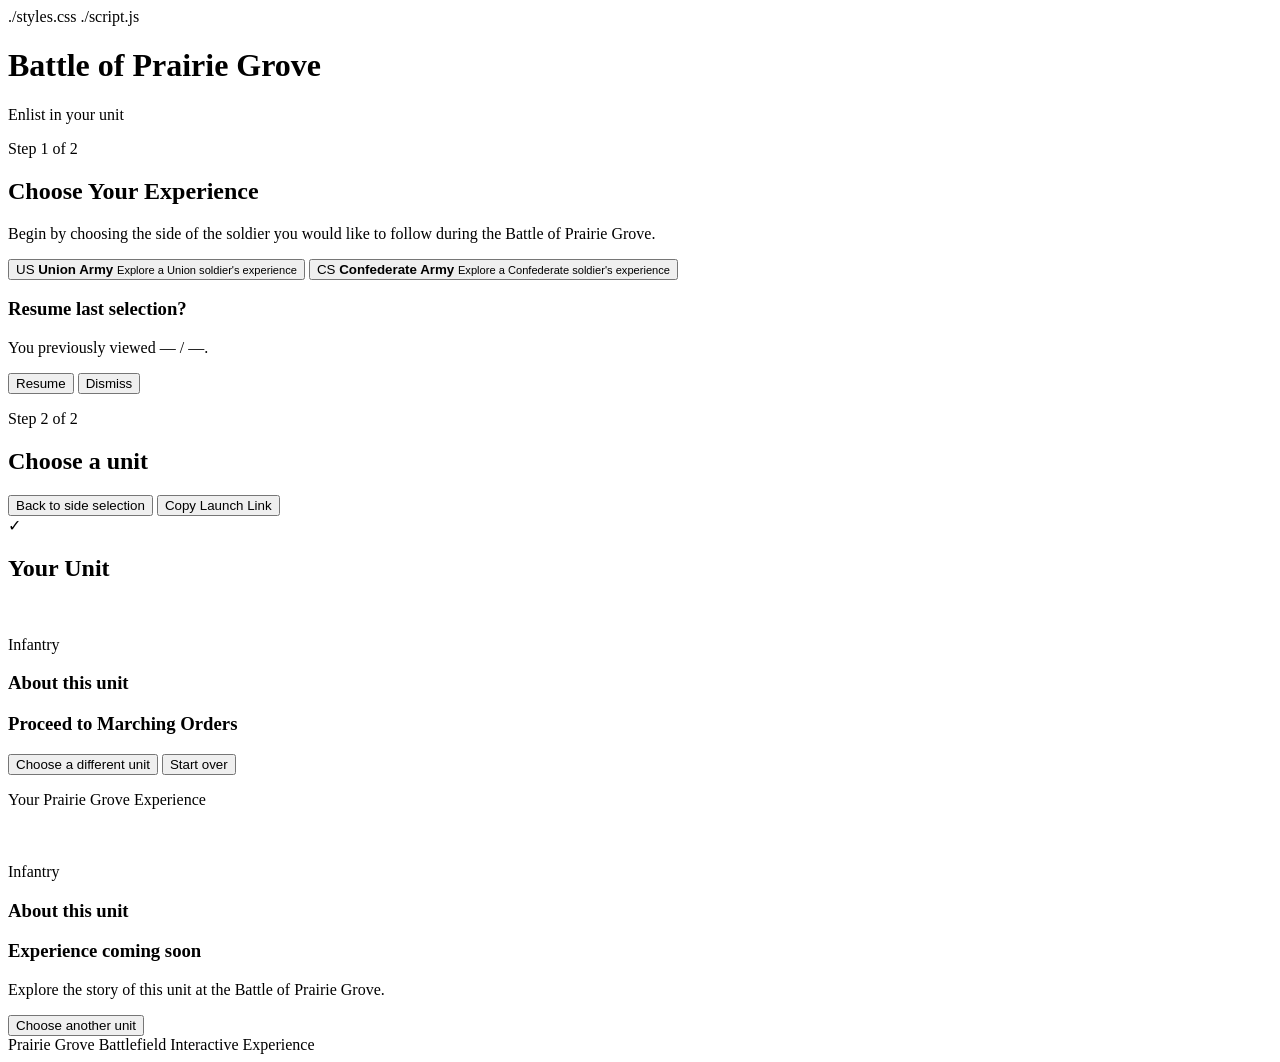
<file: index.html>
<!DOCTYPE html>
<html lang="en">
<head>
  <meta charset="UTF-8" />
  <meta name="viewport" content="width=device-width, initial-scale=1" />
  <meta name="theme-color" content="#3b3226" />
  <title>Prairie Grove Interactive Battlefield Experience</title>

  <!-- Document‑relative includes (GitHub Pages‑safe) -->
  ./styles.css
  ./script.js</script>
</head>
<body>
  <header class="site-header">
    <div class="header-row">
      <div class="brand">
        <h1>Battle of Prairie Grove</h1>
        <p>Enlist in your unit</p>
      </div>
    </div>
  </header>

  <main class="container">
    <section class="card" id="experienceContainer" aria-live="polite">
      <!-- STEP 1: Side selection -->
      <div id="startScreen">
        <p class="screen-label">Step 1 of 2</p>
        <h2>Choose Your Experience</h2>
        <p class="introduction">
          Begin by choosing the side of the soldier you would like to follow during the Battle of Prairie Grove.
        </p>

        <div class="side-options">
          <button class="side-btn union-btn touch-btn" type="button" data-side="union">
            <span class="button-symbol" aria-hidden="true">US</span>
            <span class="button-text">
              <strong>Union Army</strong>
              <small>Explore a Union soldier's experience</small>
            </span>
          </button>

          <button class="side-btn confederate-btn touch-btn" type="button" data-side="confederate">
            <span class="button-symbol" aria-hidden="true">CS</span>
            <span class="button-text">
              <strong>Confederate Army</strong>
              <small>Explore a Confederate soldier's experience</small>
            </span>
          </button>
        </div>

        <!-- Resume last selection prompt -->
        <div id="resumeBox" class="placeholder-panel hidden" role="alert">
          <h3>Resume last selection?</h3>
          <p>You previously viewed <span id="resumeSide">—</span> / <span id="resumeUnit">—</span>.</p>
          <div class="btn-row">
            <button id="resumeBtn" class="primary-btn touch-btn" type="button">Resume</button>
            <button id="dismissResumeBtn" class="secondary-btn touch-btn" type="button">Dismiss</button>
          </div>
        </div>
      </div>

      <!-- STEP 2: Unit selection -->
      <div id="unitScreen" class="hidden">
        <p class="screen-label">Step 2 of 2</p>
        <span id="sideLabel" class="side-label"></span>
        <h2 id="unitHeading">Choose a unit</h2>
        <p id="unitInstructions" class="unit-instructions"></p>
        <div id="unitList" class="unit-list"></div>

        <div class="btn-row">
          <button id="backButton" class="secondary-btn touch-btn" type="button">Back to side selection</button>
          <button id="shareLinkBtn" class="secondary-btn touch-btn" type="button">Copy Launch Link</button>
        </div>
      </div>

      <!-- Selection screen (confirmation) -->
      <div id="selectionScreen" class="hidden">
        <div class="selection-marker" aria-hidden="true">✓</div>
        <h2>Your Unit</h2>
        <p id="selectedSide" class="selected-side"></p>
        <p id="selectedUnit" class="selected-unit"></p>

        <!-- Unit image -->
        <figure id="selectionImageContainer" class="unit-image hidden">
          <img id="selectionImage" alt="" loading="lazy" />
          <figcaption id="selectionImageCaption" class="image-caption"></figcaption>
        </figure>

        <!-- Unit summary -->
        <section id="selectionSummary" class="unit-summary hidden" aria-label="Unit summary">
          <div class="summary-header">
            <span id="summaryTypeBadge" class="type-badge">Infantry</span>
            <h3>About this unit</h3>
          </div>
          <p id="summaryText"></p>
        </section>

        <p id="selectionMessage" class="selection-message"></p>

        <!-- Marching Orders only (open in same tab) -->
        <div class="quick-actions">
          <h3>Proceed to Marching Orders</h3>
          <div id="qaRow" class="qa-row">
            <!-- Five spot buttons injected by script -->
          </div>
        </div>

        <div class="btn-row">
          <button id="changeUnitButton" class="secondary-btn touch-btn" type="button">Choose a different unit</button>
          <button id="restartButton" class="text-btn touch-btn" type="button">Start over</button>
        </div>
      </div>

      <!-- Experience screen (placeholder; keeps summary for educators) -->
      <div id="experienceScreen" class="hidden">
        <p class="screen-label">Your Prairie Grove Experience</p>
        <span id="experienceSide" class="side-label"></span>
        <h2 id="experienceUnit" class="selected-unit"></h2>

        <!-- Unit image -->
        <figure id="experienceImageContainer" class="unit-image hidden">
          <img id="experienceImage" alt="" loading="lazy" />
          <figcaption id="experienceImageCaption" class="image-caption"></figcaption>
        </figure>

        <!-- Unit summary -->
        <section id="experienceSummary" class="unit-summary hidden" aria-label="Unit summary">
          <div class="summary-header">
            <span id="summaryTypeBadgeExp" class="type-badge">Infantry</span>
            <h3>About this unit</h3>
          </div>
          <p id="summaryTextExp"></p>
        </section>

        <div class="placeholder-panel">
          <h3>Experience coming soon</h3>
          <p>Explore the story of this unit at the Battle of Prairie Grove.</p>
        </div>

        <button id="experienceRestartButton" class="primary-btn touch-btn" type="button">Choose another unit</button>
      </div>

      <!-- Toast host -->
      <div id="toastHost" aria-live="polite" aria-atomic="true"></div>
    </section>
  </main>

  <footer>Prairie Grove Battlefield Interactive Experience</footer>
</body>
</html>
</file>
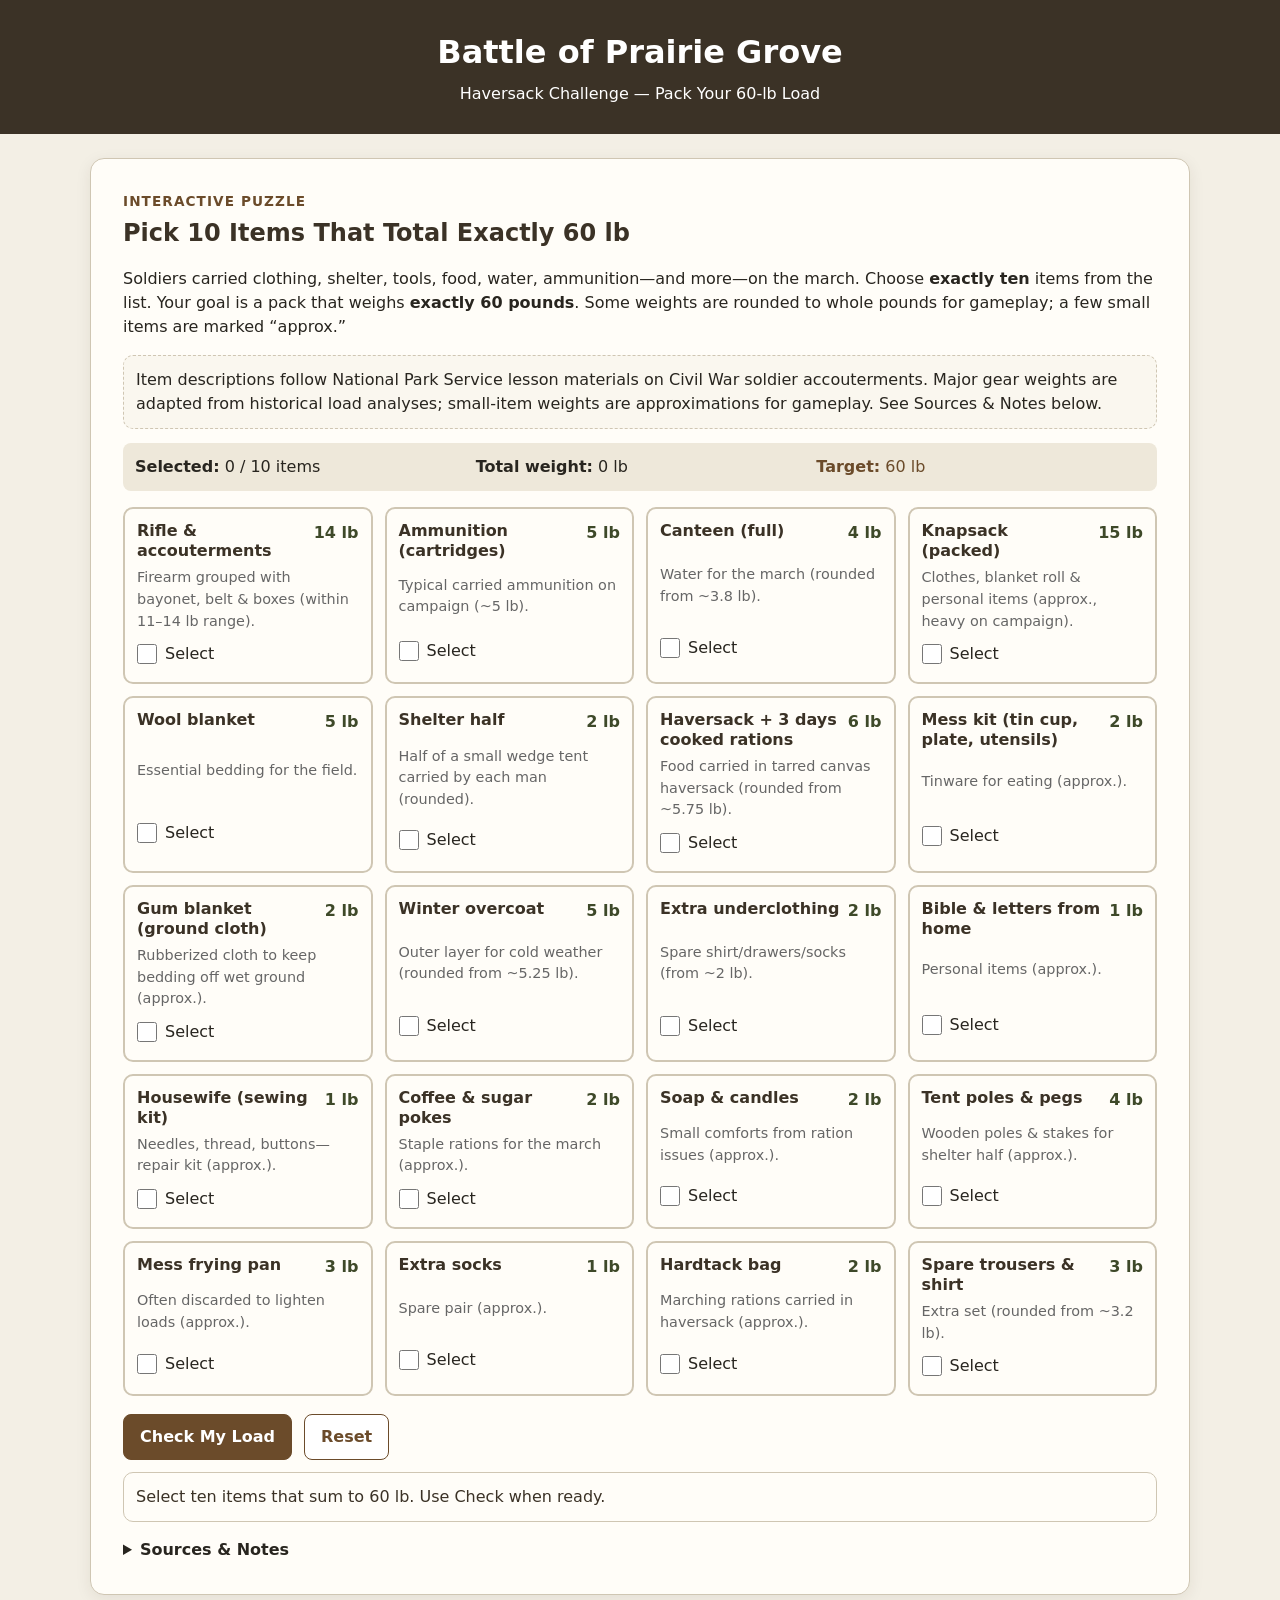
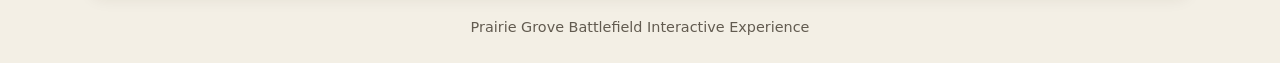
<file: haversack/index.html>
<!DOCTYPE html>
<html lang="en">
<head>
  <meta charset="utf-8" />
  <meta name="viewport" content="width=device-width, initial-scale=1" />
  <meta name="theme-color" content="#3b3226" />
  <title>Haversack Challenge — Prairie Grove</title>
  <link rel="stylesheet" href="styles.css" />
  <script src="script.js" defer></script>
</head>
<body>
  <header class="site-header">
    <h1>Battle of Prairie Grove</h1>
    <p>Haversack Challenge — Pack Your 60-lb Load</p>
  </header>

  <main class="container">
    <section class="card" id="haversackCard">
      <p class="screen-label">Interactive Puzzle</p>
      <h2 id="haversackHeading">Pick 10 Items That Total Exactly 60 lb</h2>

      <p class="introduction">
        Soldiers carried clothing, shelter, tools, food, water, ammunition—and more—on the march.
        Choose <strong>exactly ten</strong> items from the list. Your goal is a pack that weighs
        <strong>exactly 60 pounds</strong>. Some weights are rounded to whole pounds for gameplay;
        a few small items are marked “approx.”
      </p>

      <div class="historical-note">
        <p>
          Item descriptions follow National Park Service lesson materials on Civil War soldier
          accouterments. Major gear weights are adapted from historical load analyses; small-item
          weights are approximations for gameplay. See Sources &amp; Notes below.
        </p>
      </div>

      <div class="status-bar" aria-live="polite">
        <div><strong>Selected:</strong> <span id="selectedCount">0</span> / 10 items</div>
        <div><strong>Total weight:</strong> <span id="totalWeight">0</span> lb</div>
        <div class="target"><strong>Target:</strong> 60 lb</div>
      </div>

      <div id="itemGrid" class="item-grid" aria-labelledby="haversackHeading"></div>

      <div class="puzzle-actions">
        <button class="primary-btn touch-btn" id="checkButton" type="button">Check My Load</button>
        <button class="secondary-btn touch-btn" id="resetButton" type="button">Reset</button>
      </div>

      <div id="resultMessage" class="result-message" role="status" aria-live="polite"></div>

      <details class="sources">
        <summary>Sources &amp; Notes</summary>
        <ul>
          <li>
            <a href="https://www.nps.gov/gett/learn/education/a-nation-at-war-table-2-accouterments-of-a-civil-war-soldier-teacher-s-instructions.htm" target="_blank" rel="noopener noreferrer">
              NPS: “Accouterments of a Civil War Soldier” (Gettysburg)
            </a> — item types such as knapsack, haversack, tinware, gum blanket, shelter half, and sewing kit.
          </li>
          <li>
            <a href="https://www.civilwarmonitor.com/article/the-weight-they-carried/" target="_blank" rel="noopener noreferrer">
              Civil War Monitor: “The Weight They Carried”
            </a> — typical weights for major gear and clothing.
          </li>
          <li>
            <a href="https://www.nps.gov/apco/learn/education/common-soldier-activity.htm" target="_blank" rel="noopener noreferrer">
              NPS (Appomattox): Common Soldier Activity
            </a> — rifle-musket gear and ammunition carried.
          </li>
          <li>
            <a href="https://en.wikipedia.org/wiki/Springfield_Model_1861" target="_blank" rel="noopener noreferrer">
              Springfield Model 1861
            </a> — firearm weight (grouped with accouterments in this game).
          </li>
          <li>
            <a href="https://ss-sutler.com/tents.htm" target="_blank" rel="noopener noreferrer">
              S &amp; S Sutler: Shelter Tent Halves
            </a> — shelter-half equipment; game weights are approximated.
          </li>
          <li>
            <a href="https://en.wikipedia.org/wiki/Foods_of_the_American_Civil_War" target="_blank" rel="noopener noreferrer">
              Foods of the American Civil War
            </a> — ration background for hardtack, coffee, and sugar.
          </li>
        </ul>
        <p class="note">Items marked “approx.” use rounded values to keep gameplay simple while remaining historically plausible.</p>
      </details>
    </section>
  </main>

  <footer>Prairie Grove Battlefield Interactive Experience</footer>
</body>
</html>
</file>
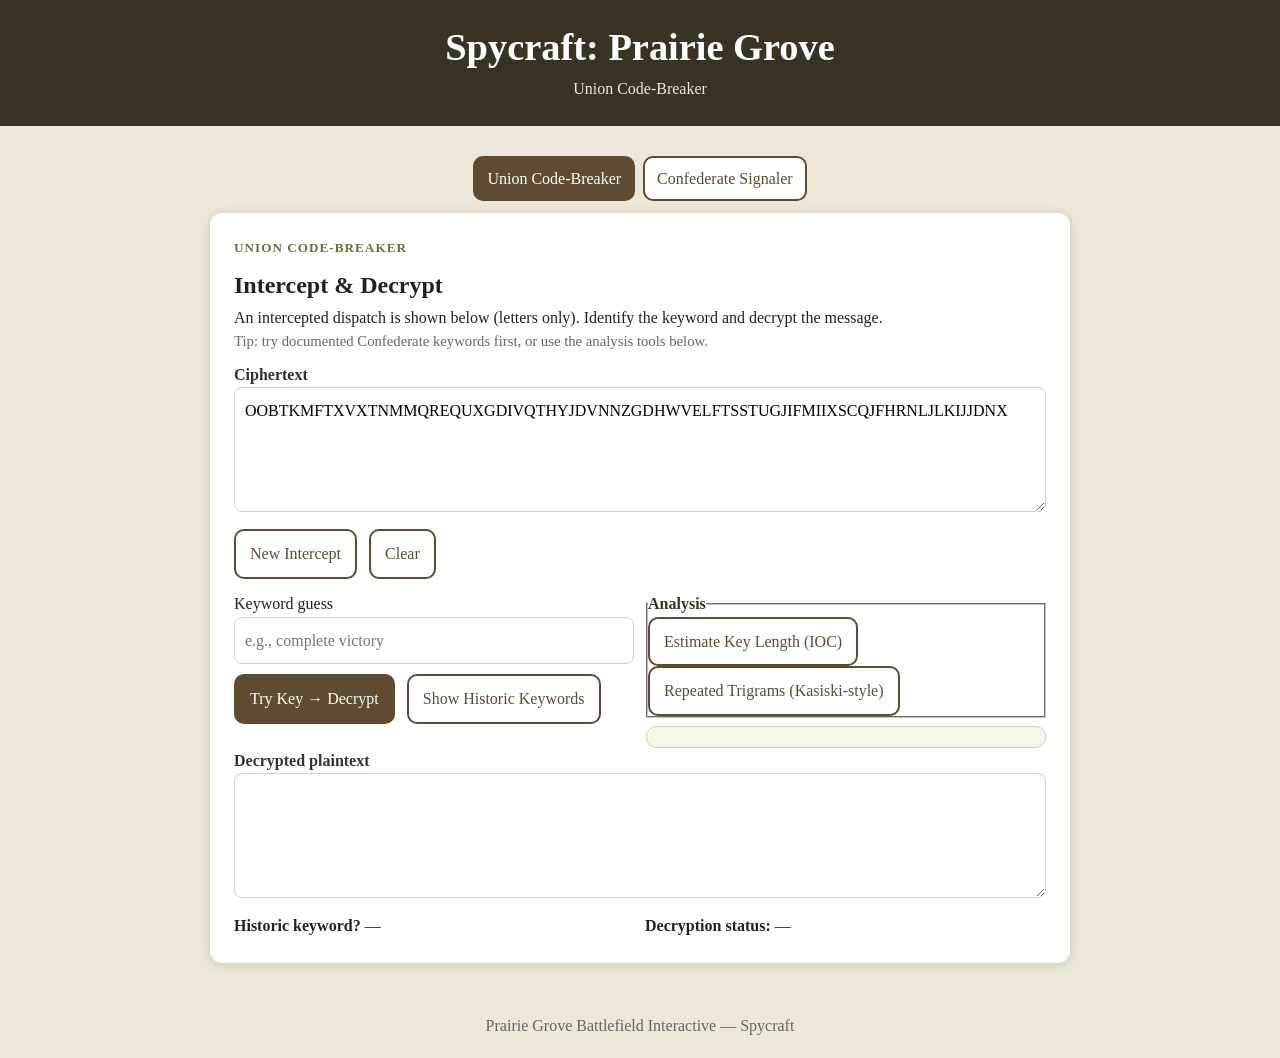
<file: spycraft/index.html>
<!DOCTYPE html>
<html lang="en">
<head>
  <meta charset="utf-8" />
  <meta name="viewport" content="width=device-width, initial-scale=1" />
  <meta name="theme-color" content="#3b3226" />
  <title>Spycraft: Prairie Grove — Civil War Cipher Game</title>
  <link rel="stylesheet" href="styles.css" />
  <script src="script.js" defer></script>
</head>
<body>
  <header class="site-header">
    <h1>Spycraft: Prairie Grove</h1>
    <p id="ctxLine" class="ctx">Loading…</p>
  </header>

  <main class="container">
    <div id="returnBar" class="return-bar hidden">
      <button id="returnBtn" class="secondary-btn" type="button">Return to Marching Orders</button>
    </div>

    <nav id="roleTabs" class="role-tabs" aria-label="Role switch">
      <button id="tabUnion" class="tab-btn" type="button" data-mode="union">Union Code‑Breaker</button>
      <button id="tabConfed" class="tab-btn" type="button" data-mode="confed">Confederate Signaler</button>
    </nav>

    <section id="unionPanel" class="card hidden" aria-live="polite">
      <p class="screen-label">Union Code‑Breaker</p>
      <h2>Intercept &amp; Decrypt</h2>

      <div class="intro">
        <p>An intercepted dispatch is shown below (letters only). Identify the keyword and decrypt the message.</p>
        <p class="hint">Tip: try documented Confederate keywords first, or use the analysis tools below.</p>
      </div>

      <div class="cipher-block">
        <label for="cipherText">Ciphertext</label>
        <textarea id="cipherText" rows="4" readonly></textarea>
        <div class="btn-row">
          <button id="newInterceptBtn" class="secondary-btn" type="button">New Intercept</button>
          <button id="clearInterceptBtn" class="secondary-btn" type="button">Clear</button>
        </div>
      </div>

      <div class="tools-grid">
        <div class="tool">
          <label for="keyGuess">Keyword guess</label>
          <input id="keyGuess" type="text" placeholder="e.g., complete victory" />
          <div class="btn-row">
            <button id="tryKeyBtn" class="primary-btn" type="button">Try Key → Decrypt</button>
            <button id="hintBtn" class="secondary-btn" type="button">Show Historic Keywords</button>
          </div>
        </div>

        <div class="tool">
          <fieldset class="field">
            <legend>Analysis</legend>
            <button id="iocBtn" class="secondary-btn" type="button">Estimate Key Length (IOC)</button>
            <button id="repeatsBtn" class="secondary-btn" type="button">Repeated Trigrams (Kasiski‑style)</button>
          </fieldset>
          <div id="analysisOut" class="analysis-out"></div>
        </div>
      </div>

      <div class="plain-block">
        <label for="plainOut">Decrypted plaintext</label>
        <textarea id="plainOut" rows="4" readonly></textarea>
      </div>

      <div class="progress-grid">
        <div><strong>Historic keyword?</strong> <span id="historicBadge">—</span></div>
        <div><strong>Decryption status:</strong> <span id="statusBadge">—</span></div>
      </div>
    </section>

    <section id="confedPanel" class="card hidden" aria-live="polite">
      <p class="screen-label">Confederate Signaler</p>
      <h2>Compose &amp; Encipher</h2>

      <div class="intro">
        <p>Compose a dispatch and encipher it using a documented wartime keyword. Share the ciphertext or practice sending via wig‑wag separately.</p>
      </div>

      <div class="compose-grid">
        <div class="field">
          <label for="msgInput">Plaintext (letters &amp; spaces)</label>
          <textarea id="msgInput" rows="4" placeholder="e.g., hold the ridge until dusk..."></textarea>
        </div>
        <div class="field">
          <label for="keySelect">Keyword</label>
          <select id="keySelect"></select>
        </div>
      </div>

      <div class="btn-row">
        <button id="encipherBtn" class="primary-btn" type="button">Encipher (Vigenère)</button>
        <button id="clearConfedBtn" class="secondary-btn" type="button">Clear</button>
      </div>

      <div class="cipher-block">
        <label for="cipherOut">Ciphertext</label>
        <textarea id="cipherOut" rows="4" readonly></textarea>
      </div>
    </section>

    <div id="toastHost" aria-live="polite" aria-atomic="true"></div>
  </main>

  <footer>Prairie Grove Battlefield Interactive — Spycraft</footer>
</body>
</html>
</file>
<file: haversack/styles.css>
* {
  box-sizing: border-box;
}

:root {
  color-scheme: light;
  --primary-brown: #6b4b2a;
  --header-background: #3b3226;
  --light-panel: #fffdf8;
  --border-color: #cfc6b3;
  --text-color: #28251f;
}

body {
  margin: 0;
  padding: 0 18px 24px;
  background: #f3efe5;
  color: var(--text-color);
  font: 16px/1.5 system-ui, -apple-system, "Segoe UI", sans-serif;
}

.site-header {
  margin: 0 -18px 24px;
  padding: 28px 18px;
  background: var(--header-background);
  color: #fff;
  text-align: center;
}

.site-header h1,
.site-header p {
  margin: 0;
}

.site-header p {
  margin-top: 6px;
}

.container {
  width: min(1100px, 100%);
  margin: 0 auto;
}

.card {
  padding: clamp(18px, 4vw, 32px);
  border: 1px solid var(--border-color);
  border-radius: 14px;
  background: var(--light-panel);
  box-shadow: 0 4px 16px rgb(45 37 26 / 8%);
}

.card h2 {
  margin: 0 0 12px;
  color: var(--header-background);
}

.screen-label {
  margin: 0 0 4px;
  color: var(--primary-brown);
  font-size: 0.85rem;
  font-weight: 700;
  letter-spacing: 0.08em;
  text-transform: uppercase;
}

.historical-note {
  margin: 10px 0 14px;
  padding: 12px;
  border: 1px dashed var(--border-color);
  border-radius: 10px;
  background: #faf7ef;
}

.historical-note p,
.note {
  margin: 0;
}

.status-bar {
  display: grid;
  grid-template-columns: repeat(3, minmax(0, 1fr));
  gap: 12px;
  margin: 12px 0 16px;
  padding: 12px;
  border-radius: 8px;
  background: #eee8da;
}

.status-bar .target {
  color: var(--primary-brown);
}

.item-grid {
  display: grid;
  grid-template-columns: repeat(2, minmax(0, 1fr));
  gap: 12px;
  margin: 16px 0 18px;
}

@media (min-width: 700px) {
  .item-grid { grid-template-columns: repeat(3, minmax(0, 1fr)); }
}

@media (min-width: 980px) {
  .item-grid { grid-template-columns: repeat(4, minmax(0, 1fr)); }
}

.item-card {
  display: grid;
  grid-template-columns: 1fr auto;
  grid-template-rows: auto auto auto;
  gap: 6px;
  padding: 12px;
  border: 2px solid var(--border-color);
  border-radius: 10px;
  background: var(--light-panel);
}

.item-card h3 {
  margin: 0;
  color: var(--header-background);
  font-size: 1rem;
  line-height: 1.25;
}

.item-card .weight {
  color: #3e4929;
  font-weight: 700;
  white-space: nowrap;
}

.item-card .desc {
  grid-column: 1 / -1;
  color: #666;
  font-size: 0.9rem;
}

.item-select {
  display: inline-flex;
  align-items: center;
  gap: 8px;
  min-height: 32px;
  cursor: pointer;
}

.item-select input[type="checkbox"] {
  width: 20px;
  height: 20px;
  margin: 0;
}

.puzzle-actions {
  display: flex;
  flex-wrap: wrap;
  align-items: center;
  gap: 12px;
  margin-top: 12px;
}

button,
.text-btn {
  min-height: 44px;
  padding: 10px 16px;
  border: 1px solid var(--primary-brown);
  border-radius: 8px;
  font: inherit;
  font-weight: 700;
  text-decoration: none;
  cursor: pointer;
}

.primary-btn {
  background: var(--primary-brown);
  color: #fff;
}

.secondary-btn,
.text-btn {
  background: #fff;
  color: var(--primary-brown);
}

button:focus-visible,
a:focus-visible,
summary:focus-visible,
input:focus-visible {
  outline: 3px solid #cf8b28;
  outline-offset: 2px;
}

.result-message {
  min-height: 48px;
  margin-top: 12px;
  padding: 12px;
  border: 1px solid var(--border-color);
  border-radius: 10px;
  background: var(--light-panel);
  color: var(--header-background);
}

.result-message.ok { border-color: #8fbf7f; }
.result-message.error { border-color: #c27c7c; }

.sources {
  margin-top: 16px;
}

.sources summary {
  cursor: pointer;
  font-weight: 700;
}

.sources li {
  margin: 8px 0;
}

footer {
  padding: 22px 0 0;
  color: #625b50;
  text-align: center;
  font-size: 0.9rem;
}

@media (max-width: 600px) {
  .status-bar {
    grid-template-columns: 1fr;
    gap: 4px;
  }

  .item-grid {
    grid-template-columns: 1fr;
  }
}
</file>
<file: spycraft/styles.css>
/* === Shared palette & components === */
:root {
  --union-color: #245a91;
  --confederate-color: #3b706e;

  --page-background: #ece7d8;
  --header-background: #3b3226;

  --primary-brown: #5f4b32;
  --primary-brown-hover: #7b6340;

  --accent-green: #7d8f4f;
  --light-panel: #f7f4ea;
  --border-color: #d8d0bf;
  --text-color: #222;

  --card-background: #fff;
  --shadow: 0 2px 12px rgba(0,0,0,0.14);
}

* { box-sizing: border-box; margin: 0; padding: 0; }
html { -webkit-text-size-adjust: 100%; }
body {
  min-height: 100vh; background: var(--page-background); color: var(--text-color);
  font-family: Georgia, "Times New Roman", serif; line-height: 1.6;
}
button, input, textarea, select { font: inherit; }

.site-header { padding: 24px 20px; background: var(--header-background); color: #fff; text-align: center; }
.site-header h1 { margin-bottom: 6px; font-size: clamp(1.8rem, 5vw, 2.4rem); line-height: 1.2; }
.ctx { color: #eee7d8; }

.container { width: 100%; max-width: 900px; margin: 0 auto; padding: 30px 20px; }
.card { padding: 24px; border-radius: 12px; background: var(--card-background); box-shadow: var(--shadow); }

.screen-label {
  margin-bottom: 8px; color: #65713f; font-size: 0.82rem; font-weight: bold;
  letter-spacing: 0.08em; text-transform: uppercase;
}

.hidden { display: none !important; }

footer { padding: 20px; color: #666; text-align: center; }

/* Tabs */
.role-tabs { display: flex; gap: 8px; margin-bottom: 12px; justify-content: center; }
.tab-btn {
  min-height: 42px; padding: 8px 12px; border-radius: 10px; cursor: pointer;
  border: 2px solid var(--primary-brown); background: #fff; color: var(--primary-brown);
}
.tab-btn.active { background: var(--primary-brown); color: #fff; }

/* Panels */
.intro { margin-bottom: 8px; }
.hint { color: #666; font-size: 0.92rem; }

.tools-grid { display: grid; grid-template-columns: 1fr 1fr; gap: 12px; margin-top: 12px; }
.compose-grid { display: grid; grid-template-columns: 1fr 1fr; gap: 12px; }

.field label, .cipher-block label, .plain-block label, .tool legend { color: var(--header-background); font-weight: bold; }
textarea, input, select {
  width: 100%; padding: 10px; border: 1px solid var(--border-color); border-radius: 8px; background: #fff;
}
.btn-row, .actions { margin-top: 10px; }

.analysis-out {
  margin-top: 8px; padding: 10px; border: 1px solid var(--border-color); border-radius: 10px; background: var(--light-panel);
  font-family: ui-monospace, Menlo, Consolas, "Liberation Mono", monospace;
  color: var(--header-background);
}

.progress-grid { display: grid; grid-template-columns: 1fr 1fr; gap: 10px; margin-top: 8px; }

/* Buttons */
.primary-btn, .secondary-btn {
  display: inline-block; min-height: 48px; padding: 10px 14px;
  border-radius: 10px; font-size: 1rem; cursor: pointer;
  -webkit-tap-highlight-color: transparent; touch-action: manipulation; user-select: none;
  transition: background-color 160ms ease, border-color 160ms ease, color 160ms ease, box-shadow 160ms ease, transform 100ms ease;
}
.primary-btn { margin-right: 8px; border: 2px solid var(--primary-brown); background: var(--primary-brown); color: #fff; }
.primary-btn:hover { background: var(--primary-brown-hover); border-color: var(--primary-brown-hover); }
.secondary-btn { margin-right: 8px; border: 2px solid var(--primary-brown); background: transparent; color: var(--primary-brown); }
.secondary-btn:hover { background: #f1ece2; }
.primary-btn:focus-visible, .secondary-btn:focus-visible { outline: 4px solid #d7a928; outline-offset: 4px; }

/* Return bar */
.return-bar {
  margin: 12px 0; padding: 10px; border: 1px dashed var(--border-color); border-radius: 8px;
  background: #fff; display: flex; justify-content: flex-end;
}

/* Toast */
#toastHost .toast {
  position: fixed; left: 16px; right: 16px; bottom: 16px; z-index: 1000;
  background: #fff; border: 1px solid var(--border-color); border-radius: 10px; padding: 10px 12px;
  box-shadow: 0 2px 12px rgba(0,0,0,0.14); color: var(--header-background);
}

/* Responsive */
@media (max-width: 650px) {
  .site-header { padding: 18px 14px; }
  .container { padding: 20px 15px; }
  .card { padding: 22px; }
  .tools-grid, .compose-grid { grid-template-columns: 1fr; }
}
@media (prefers-reduced-motion: reduce) {
  .primary-btn, .secondary-btn { transition: none; }
}
</file>
